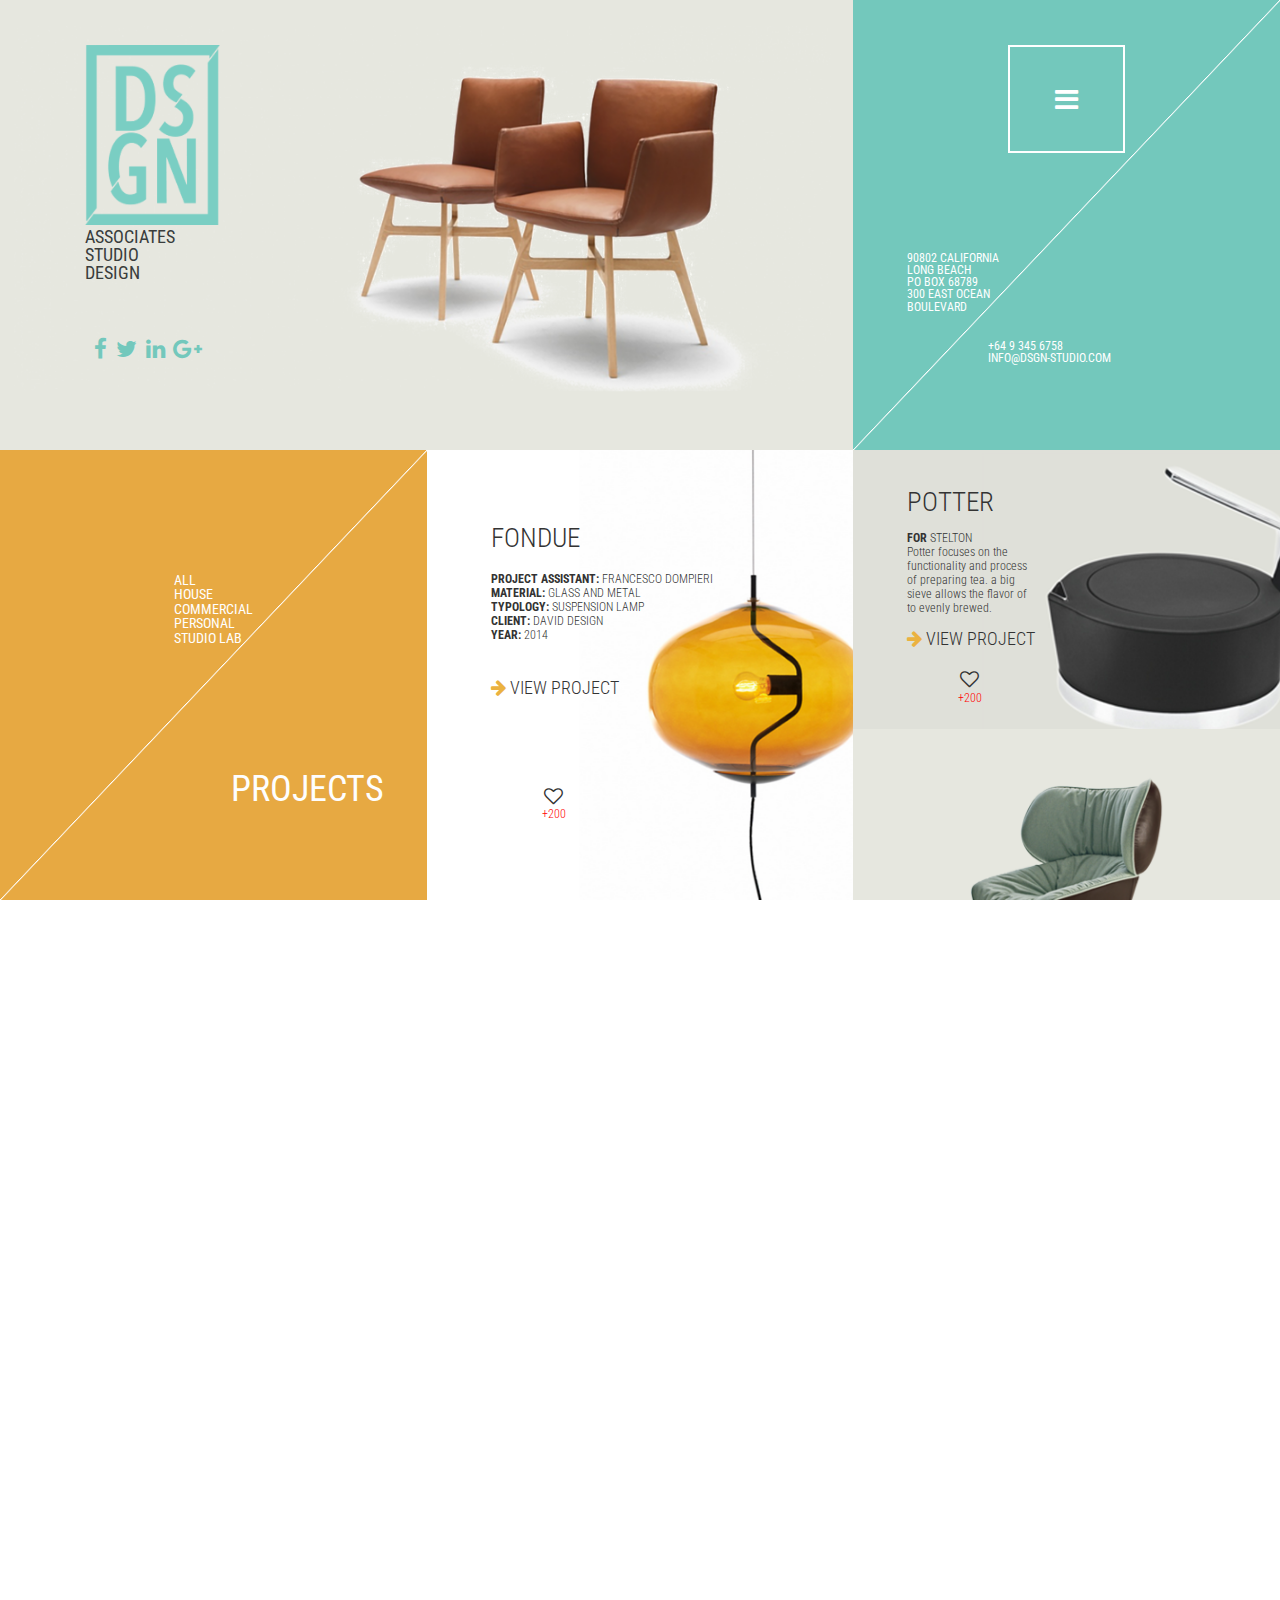
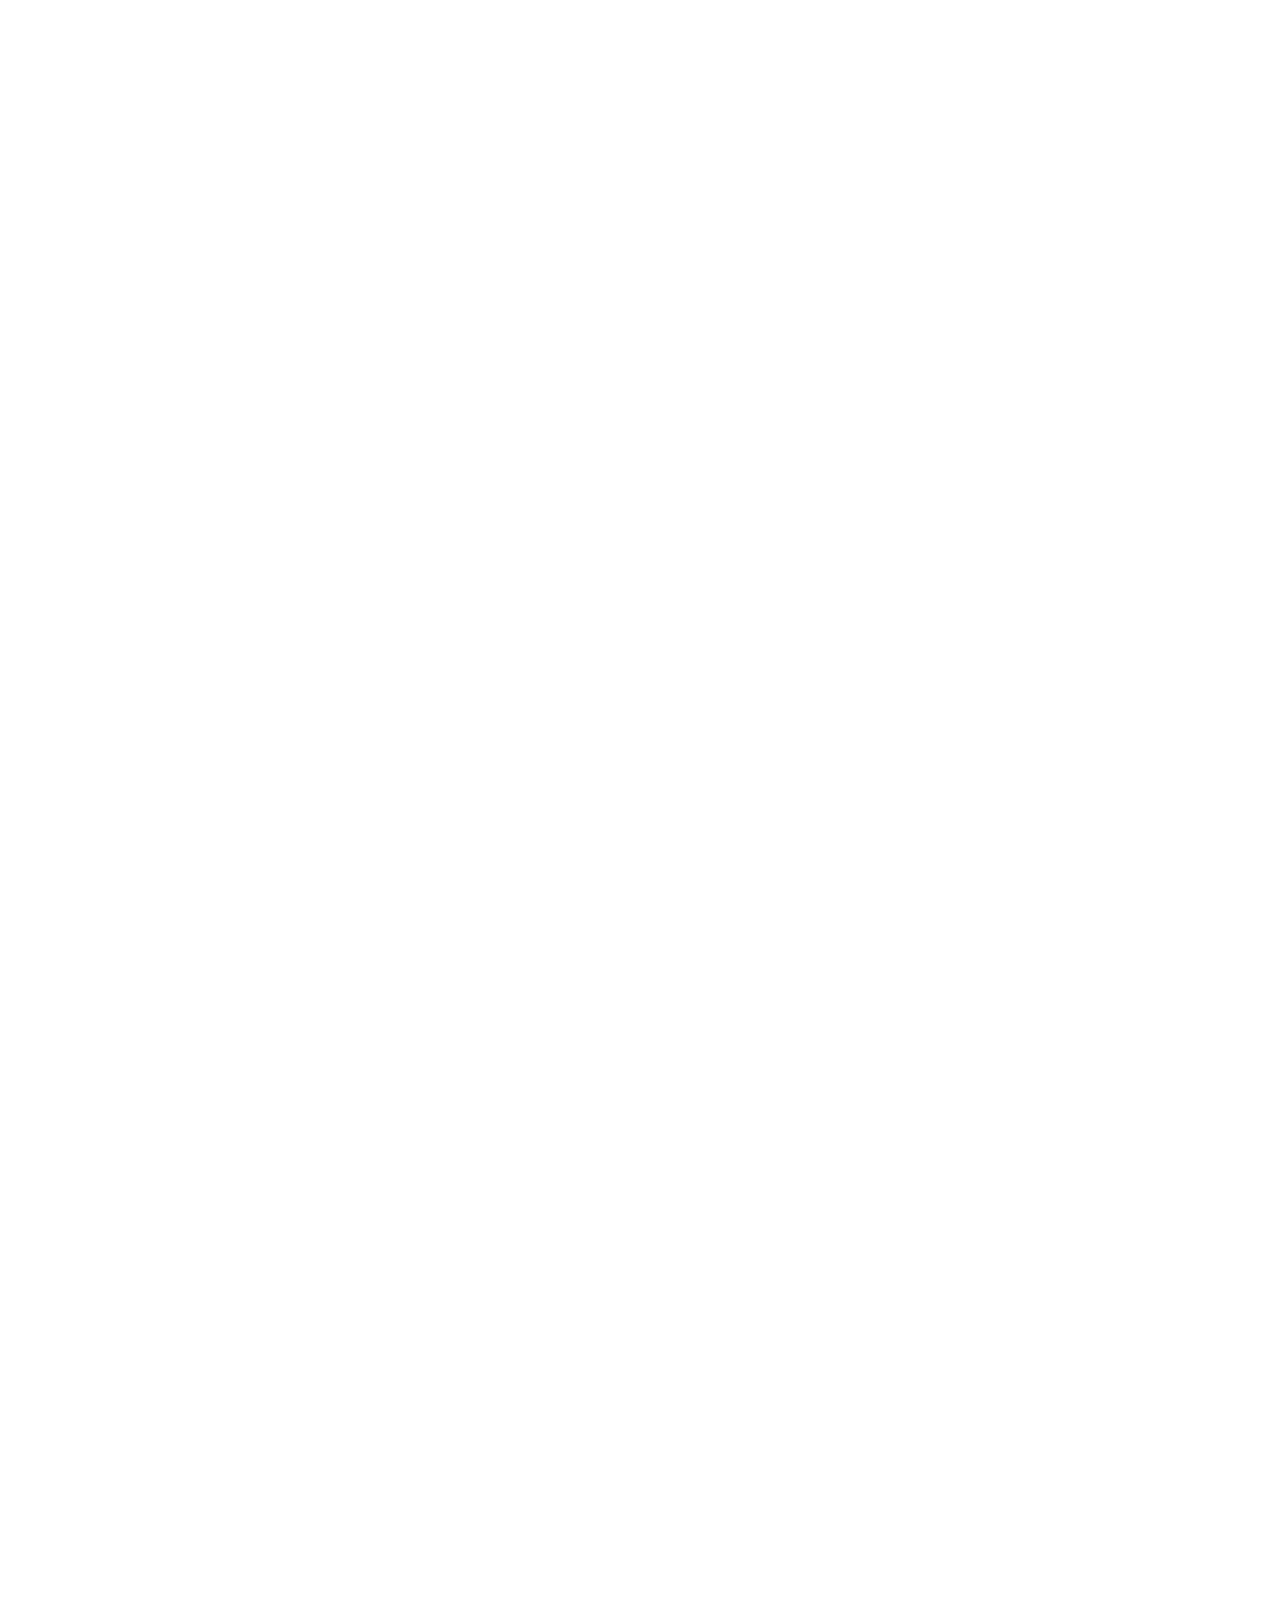
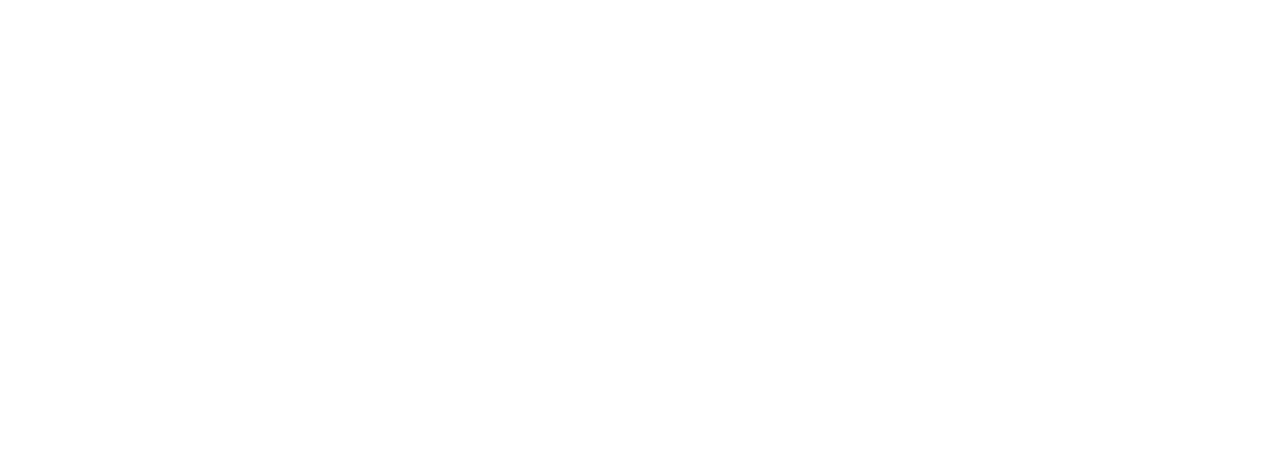
<file: Verstka/index.html>
<!doctype html>
<html lang="en">
<head>
  <meta charset="UTF-8">
  <meta name="viewport"
        content="width=device-width, user-scalable=no, initial-scale=1.0, maximum-scale=1.0, minimum-scale=1.0">
  <meta http-equiv="X-UA-Compatible" content="ie=edge">
  <title>KalaidaVadim_LektoriumJS_HW1</title>
  <link rel="stylesheet" href="css/basic.css">
  <link rel="stylesheet" href="css/header.css">
  <link rel="stylesheet" href="css/projects.css">
  <link rel="stylesheet" href="css/studio.css">
  <link rel="stylesheet" href="css/designers.css">
  <link rel="stylesheet" href="css/news.css">
  <link rel="stylesheet" href="css/footer.css">
  <link rel="stylesheet" href="https://cdnjs.cloudflare.com/ajax/libs/font-awesome/4.7.0/css/font-awesome.css">
  <link href="https://fonts.googleapis.com/css?family=Roboto+Condensed&display=swap" rel="stylesheet">
</head>
<body>

 <header class="header">
   <div class="header_container">

     <div class="header_left">
        <div class="header_left_container">
          <div class="header_logo">
            <img src="img/site_logo.png" alt="site logo" class="header_logo-img">
            <h1 class="header_logo-headline">Associates Studio Design</h1>
            <div class="header_logo_soc">
              <a href="#" class="header_logo-link"><i class="fa fa-facebook" aria-hidden="true"></i></a>
              <a href="#" class="header_logo-link"><i class="fa fa-twitter" aria-hidden="true"></i></a>
              <a href="#" class="header_logo-link"><i class="fa fa-linkedin" aria-hidden="true"></i></a>
              <a href="#" class="header_logo-link"><i class="fa fa-google-plus" aria-hidden="true"></i></a>
            </div>
          </div>
        </div>
     </div>

     <div class="header_right">
       <div class="header_right_container">
         <button class="header-navbtn">
           <i class="fa fa-bars" aria-hidden="true"></i>
         </button>
         <p class="header-address">90802 California<br>
           Long beach<br>
           PO Box 68789<br>
           300 East Ocean<br>
           Boulevard</p>
         <p class="header-contacts">
           +64 9 345 6758<br>
           info@dsgn-studio.com
         </p>
       </div>
     </div>

   </div>
 </header>

  <main>
    <div class="projects">
      <div class="projects_main projects_project">
        <div class="projects_main_container">

          <div class="projects_menu">
            <div class="projects_menu_list">
              <i class="fa fa-arrow-right projects_menu_list-arrow" id="menuArrow" aria-hidden="true"></i>
              <a href="#" class="projects_menu_list-item" onmouseover="document.getElementById('menuArrow').style.opacity = '1';"
                 onmouseout="document.getElementById('menuArrow').style.opacity = '0';">All</a>
            </div>
            <div class="projects_menu_list">
              <i class="fa fa-arrow-right projects_menu_list-arrow" id="menuArrow1" aria-hidden="true"></i>
              <a href="#" class="projects_menu_list-item" onmouseover="document.getElementById('menuArrow1').style.opacity = '1';"
                 onmouseout="document.getElementById('menuArrow1').style.opacity = '0';">House</a>
            </div>
            <div class="projects_menu_list">
              <i class="fa fa-arrow-right projects_menu_list-arrow" id="menuArrow2" aria-hidden="true"></i>
              <a href="#" class="projects_menu_list-item" onmouseover="document.getElementById('menuArrow2').style.opacity = '1';"
                 onmouseout="document.getElementById('menuArrow2').style.opacity = '0';">Commercial</a>
            </div>
            <div class="projects_menu_list">
              <i class="fa fa-arrow-right projects_menu_list-arrow" id="menuArrow3" aria-hidden="true"></i>
              <a href="#" class="projects_menu_list-item" onmouseover="document.getElementById('menuArrow3').style.opacity = '1';"
                 onmouseout="document.getElementById('menuArrow3').style.opacity = '0';">Personal</a>
            </div>
            <div class="projects_menu_list">
              <i class="fa fa-arrow-right projects_menu_list-arrow" id="menuArrow4" aria-hidden="true"></i>
              <a href="#" class="projects_menu_list-item" onmouseover="document.getElementById('menuArrow4').style.opacity = '1';"
                 onmouseout="document.getElementById('menuArrow4').style.opacity = '0';">Studio Lab</a>
            </div>
          </div>

          <h3 class="projects_main-headline">projects</h3>
        </div>
      </div>

      <div class="projects_fondue projects_project">
        <div class="projects_fondue_container">
          <h4 class="projects_fondue-headline projects-headline">Fondue</h4>
          <div class="projects_fondue_text">
            <p class="projects_fondue-about projects-text"><span>Project Assistant:</span> Francesco Dompieri</p>
            <p class="projects_fondue-about projects-text"><span>Material:</span> Glass and Metal</p>
            <p class="projects_fondue-about projects-text"><span>Typology:</span> Suspension lamp</p>
            <p class="projects_fondue-about projects-text"><span>Client:</span> David Design</p>
            <p class="projects_fondue-about projects-text"><span>Year:</span> 2014</p>
          </div>
          <a href="#" class="projects-view projects_fondue-view">
            <i class="fa fa-arrow-right" aria-hidden="true"></i>
            view project
          </a>
          <a href="#" class="projects-like projects_fondue-like">
            <i class="fa fa-heart-o" aria-hidden="true"></i>
            +200
          </a>
        </div>
      </div>

      <div class="projects_potter projects_project">
        <div class="projects_potter_container">
          <h4 class="projects_potter-headline projects-headline">Potter</h4>
          <p class="projects_potter-text projects-text">
            <span class="projects_potter-textspan1">for</span><span class="projects_potter-textspan2"> stelton</span><br>
            Potter focuses on the functionality and process of preparing tea. a big sieve allows the flavor of to evenly brewed.
          </p>
          <a href="#" class="projects-view projects_potter-view">
            <i class="fa fa-arrow-right" aria-hidden="true"></i>
            view project
          </a>
          <a href="#" class="projects-like projects_potter-like">
            <i class="fa fa-heart-o" aria-hidden="true"></i>
            +200
          </a>
        </div>
      </div>

      <div class="projects_louis projects_project">
        <div class="projects_louis_container">
          <h4 class="projects_louis-headline projects-headline">Louis XX</h4>
          <div class="projects_louis_text">
            <p class="projects_louis-about projects-text"><span>designer:</span> philippe starck </p>
            <p class="projects_louis-about projects-text"><span>Typology:</span> chairs</p>
            <p class="projects_louis-about projects-text"><span>Client:</span> vitra</p>
            <p class="projects_louis-about projects-text"><span>Year:</span> 2012</p>
          </div>
          <a href="#" class="projects-view projects_louis-view">
            <i class="fa fa-arrow-right" aria-hidden="true"></i>
            view project
          </a>
          <a href="#" class="projects-like projects_louis-like">
            <i class="fa fa-heart-o" aria-hidden="true"></i>
            +200
          </a>
        </div>
      </div>

      <div class="projects_p22 projects_project">
        <div class="projects_p22_container">
          <div class="projects_p22_about">
            <h4 class="projects_p22-headline projects-headline">395-396 P22</h4>
            <div class="projects_p22_text">
              <p class="projects_p22-p projects-text"><span>designer:</span> Patrick Norguet</p>
              <p class="projects_p22-p projects-text"><span>Typology:</span> ARMchairs</p>
              <p class="projects_p22-p projects-text"><span>Client:</span> Cassina</p>
              <p class="projects_p22-p projects-text"><span>Year:</span> 2013</p>
            </div>
          </div>
          <div class="projects_p22_act">
            <a href="#" class="projects-view projects_p22-view">
              <i class="fa fa-arrow-right" aria-hidden="true"></i>
              view project
            </a>
            <a href="#" class="projects-like projects_p22-like">
              <i class="fa fa-heart-o" aria-hidden="true"></i>
              +200
            </a>
          </div>
        </div>
      </div>

      <div class="projects_tabano projects_project">
        <div class="projects_tabano_container">
          <div class="projects_tabano_about">
            <h4 class="projects_tabano-headline projects-headline">Tabano</h4>
            <div class="projects_tabano_text">
              <p class="projects_tabano-p projects-text"><span>designer:</span> PATRICIA URQUIOLA</p>
              <p class="projects_tabano-p projects-text"><span>Typology:</span> ARMchairs</p>
              <p class="projects_tabano-p projects-text"><span>Client:</span> PATRICIA URQUIOLA</p>
              <p class="projects_tabano-p projects-text"><span>Year:</span> 2014</p>
            </div>
          </div>
          <div class="projects_tabano_act">
            <a href="#" class="projects-view projects_tabano-view">
              <i class="fa fa-arrow-right" aria-hidden="true"></i>
              view project
            </a>
            <a href="#" class="projects-like projects_tabano-like">
              <i class="fa fa-heart-o" aria-hidden="true"></i>
              +200
            </a>
          </div>
        </div>
      </div>

      <div class="projects_sesann projects_project">
        <div class="projects_sesann_container">
          <div class="projects_sesann_about">
            <h4 class="projects_sesann-headline projects-headline">Sesann</h4>
            <div class="projects_sesann_text">
              <p class="projects_sesann-p projects-text"><span>designer:</span> Gianfranco Frattini</p>
              <p class="projects_sesann-p projects-text"><span>Typology:</span> ARMchairs</p>
              <p class="projects_sesann-p projects-text"><span>Client:</span> cassina</p>
              <p class="projects_sesann-p projects-text"><span>Year:</span> 1970</p>
            </div>
          </div>
          <div class="projects_sesann_act">
            <a href="#" class="projects-view projects_sesann-view">
              <i class="fa fa-arrow-right" aria-hidden="true"></i>
              view project
            </a>
            <a href="#" class="projects-like projects_sesann-like">
              <i class="fa fa-heart-o" aria-hidden="true"></i>
              +200
            </a>
          </div>
        </div>
      </div>

      <div class="projects_alessi projects_project">
        <div class="projects_alessi_container">
          <h4 class="projects_alessi-headline projects-headline">alessi</h4>
          <div class="projects_alessi_text">
            <p class="projects_alessi-about projects-text"><span>Designer:</span> Piero Lissoni</p>
            <p class="projects_alessi-about projects-text"><span>Client:</span> Alessi</p>
            <p class="projects_alessi-about projects-text"><span>Year:</span> 2013</p>
          </div>
          <a href="#" class="projects-view projects_alessi-view">
            <i class="fa fa-arrow-right" aria-hidden="true"></i>
            view project
          </a>
          <a href="#" class="projects-like projects_alessi-like">
            <i class="fa fa-heart-o" aria-hidden="true"></i>
            +200
          </a>
        </div>
      </div>

      <div class="projects_fiji projects_project">
        <div class="projects_fiji_container">
          <h4 class="projects_fiji-headline projects-headline">fiji</h4>
          <div class="projects_fiji_text">
            <p class="projects_fiji-about projects-text"><span>Designer:</span> Cuno Frommherz</p>
            <p class="projects_fiji-about projects-text"><span>Client:</span> armchairs</p>
            <p class="projects_fiji-about projects-text"><span>Year:</span> 2012</p>
          </div>
          <a href="#" class="projects-view projects_fiji-view">
            <i class="fa fa-arrow-right" aria-hidden="true"></i>
            view project
          </a>
          <a href="#" class="projects-like projects_fiji-like">
            <i class="fa fa-heart-o" aria-hidden="true"></i>
            +200
          </a>
        </div>
      </div>

      <div class="projects_timeline projects_project">
        <div class="projects_timeline_container">
          <div class="projects_timeline-headline">Timeline</div>
          <div class="projects_timeline_list">
            <i class="fa fa-arrow-right projects_timeline_list-arrow" id="timelineArrow" aria-hidden="true"></i>
            <a href="#" class="projects_timeline_list-item" onmouseover="document.getElementById('timelineArrow').style.opacity = '1';"
               onmouseout="document.getElementById('timelineArrow').style.opacity = '0';">2014</a>
          </div>
          <div class="projects_timeline_list">
            <i class="fa fa-arrow-right projects_timeline_list-arrow" id="timelineArrow1" aria-hidden="true"></i>
            <a href="#" class="projects_timeline_list-item" onmouseover="document.getElementById('timelineArrow1').style.opacity = '1';"
               onmouseout="document.getElementById('timelineArrow1').style.opacity = '0';">2013</a>
          </div>
          <div class="projects_timeline_list">
            <i class="fa fa-arrow-right projects_timeline_list-arrow" id="timelineArrow2" aria-hidden="true"></i>
            <a href="#" class="projects_timeline_list-item" onmouseover="document.getElementById('timelineArrow2').style.opacity = '1';"
               onmouseout="document.getElementById('timelineArrow2').style.opacity = '0';">2012</a>
          </div>
          <div class="projects_timeline_list">
            <i class="fa fa-arrow-right projects_timeline_list-arrow" id="timelineArrow3" aria-hidden="true"></i>
            <a href="#" class="projects_timeline_list-item" onmouseover="document.getElementById('timelineArrow3').style.opacity = '1';"
               onmouseout="document.getElementById('timelineArrow3').style.opacity = '0';">2011</a>
          </div>
          <div class="projects_timeline_list">
            <i class="fa fa-arrow-right projects_timeline_list-arrow" id="timelineArrow4" aria-hidden="true"></i>
            <a href="#" class="projects_timeline_list-item" onmouseover="document.getElementById('timelineArrow4').style.opacity = '1';"
               onmouseout="document.getElementById('timelineArrow4').style.opacity = '0';">2010</a>
          </div>
        </div>
      </div>

    </div>

    <div class="studio">
      <div class="studio_top">

        <div class="studio_top_main">
          <div class="studio_top_main_container">
            <h3 class="studio_top_main-headline">Studio</h3>
          </div>
        </div>

        <div class="studio_right">
          <div class="studio_right_container">

            <div class="studio_right_quotes">
              <div class="studio_right_quotes_block1">
                <p class="studio_right_quotes-text1">
                  Lorem ipsum dolor sit amet, consectetur adipiscing elit. Phasellus sollicitudin eros sit amet nulla rhoncus dictum.
                </p>
                <p class="studio_right_quotes-text1">
                  Nam rhoncus fringilla dolor vitae vulputate. Nullam quis eros lorem. Integer cursus erat a orci congue feugiat. Cras rhoncus mollis libero, id aliquet purus varius sed.
                </p>
              </div>
              <div class="studio_right_quotes_block2">
                <p class="studio_right_quotes-text2">
                  Aenean ullamcorper porta nisl, ac lobortis elit commodo placerat.
                </p>
                <p class="studio_right_quotes-text2">
                  Vivamus eget laoreet enim. Sed nunc dui, egestas vel diam convallis, faucibus iaculis sapien. Sed ut vulputate nisi.
                </p>
                <p class="studio_right_quotes-text2">
                  Proin tempor risus tellus. Maecenas sit amet fringilla urna, vel iaculis velit. Sed ac felis et sem mollis dictum sed id orci.
                </p>
              </div>
            </div>

            <div class="studio_right_awards">
              <img src="img/studio-img.png" alt="Image" class="studio_right_awards-img">
              <h3 class="studio_right_awards-headline">Awards</h3>
              <hr class="studio_right_awards-hr">
              <div class="studio_right_awards_list">
                <div class="studio_right_awards_list_column">
                  <p class="studio_right_awards_list-item">Aenean ullamcorper porta nisl,</p>
                  <p class="studio_right_awards_list-item">ac lobortis elit</p>
                  <p class="studio_right_awards_list-item">commodo placerat.</p>
                  <p class="studio_right_awards_list-item">Vivamus</p>
                </div>
                <div class="studio_right_awards_list_column">
                  <p class="studio_right_awards_list-item">Aenean ullamcorper porta nisl,</p>
                  <p class="studio_right_awards_list-item">ac lobortis elit</p>
                  <p class="studio_right_awards_list-item">commodo placerat.</p>
                  <p class="studio_right_awards_list-item">Vivamus</p>
                </div>
              </div>
            </div>
          </div>
        </div>

      </div>
    </div>

    <div class="designers">
      <div class="designers_container">
        <div class="designers_textcolumn">
          <h4 class="designers_textcolumn-headline">staff.</h4>
          <p class="designers_textcolumn-p designers_textcolumn-p1">
            Sit amet laoreet sapien dictum. Sed eget eros augue. Pellentesque tempor mi sit amet nisi tincidunt tincidunt. Fusce malesuada lectus sed mauris pharetra faucibus.
          </p>
          <p class="designers_textcolumn-p designers_textcolumn-p2">
            Aenean diam tortor, hendrerit ac pulvinar vel, condimentum ac velit. Phasellus eu odio elit. Aenean volutpat mi quam, ut ornare augue tempus ut.
          </p>
          <p class="designers_textcolumn-p designers_textcolumn-p3">
            Morbi sagittis diam mauris, in adipiscing nulla convallis ut.
          </p>
        </div>
        <div class="designers_actor">
          <img src="img/actor1.png" alt="Philippe Starck" class="designers_actor-photo">
          <p class="designers_actor-name">Philippe Starck</p>
          <p class="designers_actor-post">Designer</p>
          <div class="designers_actor_acts">
            <div class="designers_actor_acts_left">
              <a href="#" class="designers_actor_acts-link">CV <i class="fa fa-arrow-left" aria-hidden="true"></i></a>
            </div>
            <div class="designers_actor_acts_right">
              <div class="designers_actor_acts_soc">
                <a href="#" class="designers_actor_acts-linksoc"><i class="fa fa-facebook" aria-hidden="true"></i></a>
                <a href="#" class="designers_actor_acts-linksoc"><i class="fa fa-twitter" aria-hidden="true"></i></a>
                <a href="#" class="designers_actor_acts-linksoc"><i class="fa fa-linkedin" aria-hidden="true"></i></a>
                <a href="#" class="designers_actor_acts-linksoc"><i class="fa fa-google-plus" aria-hidden="true"></i></a>
              </div>
            </div>
          </div>
        </div>
        <div class="designers_actor">
          <img src="img/actor2.png" alt="Mario Bellini" class="designers_actor-photo">
          <p class="designers_actor-name">Mario Bellini</p>
          <p class="designers_actor-post">Designer</p>
          <div class="designers_actor_acts">
            <div class="designers_actor_acts_left">
              <a href="#" class="designers_actor_acts-link">CV <i class="fa fa-arrow-left" aria-hidden="true"></i></a>
            </div>
            <div class="designers_actor_acts_right">
              <div class="designers_actor_acts_soc">
                <a href="#" class="designers_actor_acts-linksoc"><i class="fa fa-facebook" aria-hidden="true"></i></a>
                <a href="#" class="designers_actor_acts-linksoc"><i class="fa fa-twitter" aria-hidden="true"></i></a>
                <a href="#" class="designers_actor_acts-linksoc"><i class="fa fa-linkedin" aria-hidden="true"></i></a>
                <a href="#" class="designers_actor_acts-linksoc"><i class="fa fa-google-plus" aria-hidden="true"></i></a>
              </div>
            </div>
          </div>
        </div>
        <div class="designers_actor">
          <img src="img/actor3.png" alt="Patricia Urquiola" class="designers_actor-photo">
          <p class="designers_actor-name">Patricia Urquiola</p>
          <p class="designers_actor-post">Designer</p>
          <div class="designers_actor_acts">
            <div class="designers_actor_acts_left">
              <a href="#" class="designers_actor_acts-link">CV <i class="fa fa-arrow-left" aria-hidden="true"></i></a>
            </div>
            <div class="designers_actor_acts_right">
              <div class="designers_actor_acts_soc">
                <a href="#" class="designers_actor_acts-linksoc"><i class="fa fa-facebook" aria-hidden="true"></i></a>
                <a href="#" class="designers_actor_acts-linksoc"><i class="fa fa-twitter" aria-hidden="true"></i></a>
                <a href="#" class="designers_actor_acts-linksoc"><i class="fa fa-linkedin" aria-hidden="true"></i></a>
                <a href="#" class="designers_actor_acts-linksoc"><i class="fa fa-google-plus" aria-hidden="true"></i></a>
              </div>
            </div>
          </div>
        </div>
      </div>
    </div>

    <div class="news">
      <div class="news_container">
        <div class="news_main">
          <div class="news_main_container">
            <h3 class="news_main-headline">News</h3>
          </div>
        </div>
        <div class="news_posts">
          <div class="news_posts_container">
            <div class="news_post">
              <h4 class="news_post-title">Mauris et dui sed justo placerat tristique.</h4>
              <p class="news_post-date">11.07.2014</p>
              <img src="img/post-img1.png" alt="Post Image" class="news_post-photo">
              <p class="news_post-text">Praesent non mauris nec orci scelerisque faucibus. Nulla ac varius est. Aenean auctor nisl elit, nec sollicitudin
                lectus iaculis sed. Maecenas aliquam ligula vitae pharetra scelerisque.
              </p>
              <div class="news_post_bottom">
                <a href="#" class="news_post-btn">read more</a>
              </div>
            </div>
            <div class="news_post">
              <h4 class="news_post-title">Proin vehicula nibh massa</h4>
              <p class="news_post-date">11.06.2014</p>
              <img src="img/post-img2.png" alt="Post Image" class="news_post-photo">
              <p class="news_post-text">Praesent non mauris nec orci scelerisque faucibus. Nulla ac varius est. Aenean auctor nisl elit, nec sollicitudin
                lectus iaculis sed. Maecenas aliquam ligula vitae pharetra scelerisque.
              </p>
              <div class="news_post_bottom">
                <a href="#" class="news_post-btn">read more</a>
              </div>
            </div>
          </div>
        </div>
      </div>
    </div>
  </main>

 <footer class="footer">
   <div class="footer_container">
      <div class="footer_left">
        <iframe src="https://www.google.com/maps/embed?pb=!1m18!1m12!1m3!1d423286.27405770525!2d-118.69192047471653!3d34.02016130653294!2m3!1f0!2f0!3f0!3m2!1i1024!2i768!4f13.1!3m3!1m2!1s0x80c2c75ddc27da13%3A0xe22fdf6f254608f4!2sLos%20Angeles%2C%20CA%2C%20USA!5e0!3m2!1sen!2sua!4v1570554079330!5m2!1sen!2sua" frameborder="0" style="border:0;" allowfullscreen="" class="footer-map"></iframe>
      </div>
     <div class="footer_right">
        <div class="footer_right_container">
          <div class="footer_right_top">
            <div class="footer_address">
              <p class="footer_address-text">90802 California<br>
                Long beach<br>
                PO Box 68789<br>
                300 East Ocean<br>
                Boulevard</p>
              <p class="footer_address-text2">
                +64 9 345 6758<br>
                info@dsgn-studio.com
              </p>
            </div>
            <div class="footer_logo">
              <img src="img/site_logo.png" alt="site logo" class="header_logo-img footer_logo-img">
              <h1 class="header_logo-headline footer_logo-headline">Associates Studio Design</h1>
              <div class="header_logo_soc">
                <a href="#" class="header_logo-link"><i class="fa fa-facebook" aria-hidden="true"></i></a>
                <a href="#" class="header_logo-link"><i class="fa fa-twitter" aria-hidden="true"></i></a>
                <a href="#" class="header_logo-link"><i class="fa fa-linkedin" aria-hidden="true"></i></a>
                <a href="#" class="header_logo-link"><i class="fa fa-google-plus" aria-hidden="true"></i></a>
              </div>
            </div>
          </div>
          <p class="footer-copyright">&#169 2014  DSGN. All rights reserved - Designed by theuncreativelab.com</p>
        </div>
     </div>
   </div>
 </footer>

</body>
</html>
</file>
<file: Verstka/css/basic.css>
html,
body {
  height: 100%;
  overflow-x: hidden;
}

body {
  margin: 0;
  padding: 0;
  scroll-behavior: smooth;
}

* {
  box-sizing: border-box;
  font-family: 'Roboto Condensed', 'sans-serif';
}

a {
  text-decoration: none;
}
</file>
<file: Verstka/css/header.css>
.header {
  width: 100%;
  min-height: 50vh;
}

.header_container {
  width: 100%;
  min-height: 50vh;
  margin: 0 auto;
  display: flex;
}

.header_left {
  width: calc((100% / 3) * 2);
  min-height: 100%;
  background: url('../img/chair-bg(edit3).png');
  background-repeat: no-repeat;
  background-size: cover;
  background-position: center;
}

.header_left_container {
  width: 70%;
  min-height: 100%;
  margin: 0 auto;
  display: flex;
}

.header_logo {
  display: flex;
  flex-direction: column;
  align-items: flex-start;
}

.header_logo-img {
  width: 15vh;
  height: 20vh;
  margin-top: 5vh;
  margin-bottom: .3vh;
}

.header_logo-headline {
  max-width: 50%;
  font-weight: 400;
  color: #393d3c;
  text-transform: uppercase;
  font-size: 2vh;
  line-height: 2vh;
  margin-top: 0;
  margin-bottom: 6vh;
}

.header_logo_soc {
  width: 12vh;
  display: flex;
  justify-content: space-between;
  margin-left: 1vh;
}

.header_logo-link {
  color: #73C8BC;
  font-size: 2.5vh;
  margin-top: 0;
}

.header-img {
  width: 70vh;
  height: 50vh;
}

.header_right {
  width: calc(100% / 3);
  min-height: 100%;
  background: rgb(115,200,188);
  background: linear-gradient(to top left, rgba(115,200,188,1) 49.8%, rgba(255,255,255,1) 50%, rgba(115,200,188,1) 50.1%);
}

.header_right_container {
  width: 75%;
  min-height: 100%;
  margin: 0 auto;
  display: flex;
  flex-direction: column;
}

.header-navbtn {
  width: 13vh;
  height: 12vh;
  background: transparent;
  border: 2px solid #ffffff;
  display: flex;
  justify-content: center;
  align-items: center;
  cursor: pointer;
  color: #ffffff;
  font-size: 3vh;
  align-self: center;
  transition: .2s;
  margin-top: 5vh;
  margin-bottom: 11vh;
}

.header-navbtn:hover {
  background: rgb(110, 195, 183);
}

.header-navbtn:active {
  background: rgb(114, 199, 187);
}

.header-address {
  color: #ffffff;
  font-weight: 400;
  line-height: 1.35vh;
  font-size: 1.35vh;
  text-transform: uppercase;
  margin-top: 0;
  margin-bottom: 3vh;
}

.header-contacts {
  color: #ffffff;
  font-weight: 400;
  line-height: 1.35vh;
  font-size: 1.35vh;
  text-transform: uppercase;
  margin-top: 0;
  margin-left: 9vh;
}

@media (min-width: 600px) and (max-width: 1299px) {
  .header_left {
    background: url('../img/chair-bg(1299px).png');
    background-repeat: no-repeat;
    background-size: cover;
    background-position: center;
  }
  .header_left_container {
    width: 80%;
  }
}

@media (min-width: 451px) and (max-width: 599px) {
  .header_left {
    background: url('../img/chair-bg(599px).png');
    background-repeat: no-repeat;
    background-size: cover;
    background-position: center;
  }
  .header_left_container {
    width: 80%;
  }
}

@media (min-width: 320px) and (max-width: 450px) {
  .header_left {
    width: 50%;
    background: #E7E7DF;
  }
  .header_left_container {
    width: 70%;
  }
  .header_right {
    width: 50%;
  }
  .header-contacts {
    font-size: 1.8vh;
    line-height: 2vh;
  }
  .header-address {
    font-size: 1.8vh;
    line-height: 2vh;
  }
}
</file>
<file: Verstka/css/projects.css>
.projects {
  display: flex;
  flex-wrap: wrap;
  position: relative;
}

.projects_main {
  width: calc(100% / 3);
  min-height: 50vh;
  background: rgb(115,200,188);
  background: linear-gradient(to top left, rgba(231,169,66,1) 49.8%, rgba(255,255,255,1) 50%, rgba(231,169,66,1) 50.1%);
}

.projects_main_container {
  width: 80%;
  min-height: 50vh;
  margin: 0 auto;
  display: flex;
  flex-direction: column;
}

.projects_menu {
  display: flex;
  flex-direction: column;
  margin: auto;
}

.projects_menu_list {
  display: flex;
  position: relative;
  margin-bottom: 0;
  margin-top: 0;
}

.projects_menu_list-arrow {
  position: absolute;
  left: -20px;
  bottom: 0;
  opacity: 0;
  color: #ffffff;
  transition: .2s;
}

.projects_menu_list-item {
  color: #fff;
  font-weight: 400;
  line-height: 1.60vh;
  font-size: 1.5vh;
  text-transform: uppercase;
  margin-bottom: 0;
  margin-top: 0;
  z-index: 999999;
  transition: .2s;
}

.projects_menu_list-item:hover {
  color: #000;
}

.projects_main-headline {
  color: #fefefe;
  text-transform: uppercase;
  font-size: 4vh;
  align-self: flex-end;
  justify-self: center;
  margin-top: 0;
  margin-bottom: 10vh;
  font-weight: 400;
}

.projects_fondue {
  width: calc(100% / 3);
  min-height: 50vh;
  background: url('../img/fondue-bg.png');
  background-repeat: no-repeat;
  background-position: center;
  background-size: cover;
}

.projects_fondue_container {
  width: 70%;
  min-height: 50vh;
  margin: 0 auto;
  display: flex;
  flex-direction: column;
}

.projects-headline {
  color: #333333;
  font-weight: 300;
  text-transform: uppercase;
  font-size: 3vh;
}

.projects_fondue-headline {
  margin-top: 8vh;
  margin-bottom: 2vh;
}

.projects_fondue_text {
  margin-bottom: 3.85vh;
}

.projects-text {
  color: #333333;
  font-size: 1.3vh;
  font-weight: 300;
}

.projects_fondue-about {
  text-transform: uppercase;
  margin-bottom: 0;
  margin-top: 0;
}

.projects_fondue-about span {
  font-weight: bold;
}

.projects-view {
  text-transform: uppercase;
  font-weight: 300;
  color: #333333;
  font-size: 2vh;
  width: 14.5vh;
}

.projects-view i {
  color: #ebb240;
}

.projects_fondue-view {
  margin-top: 0;
  margin-bottom: 10vh;
}

.projects-like {
  display: flex;
  flex-direction: column;
  color: #ff0000;
  font-weight: 300;
  font-size: 1.3vh;
  transition: .2s;
  width: 1vh;
  align-items: center;
}

.projects-like i {
  font-size: 2.1vh;
  color: #333333;
  transition: .2s;
  padding-bottom: 0.1vh;
}

.projects-like i:hover {
  color: #ff0000;
}

.projects_fondue-like {
  margin-top: 0;
  margin-left: 6.5vh;
}

.projects_potter {
  width: calc(100% / 3);
  height: 33vh;
  background: url('../img/potter-bg.png');
  background-repeat: no-repeat;
  background-position: center;
  background-size: cover;
}

.projects_potter_container {
  width: 75%;
  height: 100%;
  margin: 0 auto;
  display: flex;
  flex-direction: column;
}

.projects_potter-headline {
  margin-bottom: 1.5vh;
}

.projects_potter-text {
  color: #333333;
  font-size: 1.35vh;
  font-weight: 300;
  margin-top: 0;
  max-width: 40%;
}

.projects_potter-textspan1 {
  text-transform: uppercase;
  font-weight: bold;
}

.projects_potter-textspan2 {
  text-transform: uppercase;
}

.projects_potter-view {
  margin-top: 0;
  margin-bottom: 2.5vh;
}

.projects_potter-like {
  margin-top: 0;
  margin-left: 6.5vh;
}

.projects_louis {
  width: calc(100% / 4.5);
  min-height: 50vh;
  background: url('../img/louis-bg(edit3).png');
  background-size: cover;
  background-position: center;
  background-repeat: no-repeat;
}

.projects_louis_container {
  width: 80%;
  min-height: 100%;
  margin: 0 auto;
  display: flex;
  flex-direction: column;
}

.projects_louis-headline {
  color: #fff;
  margin-bottom: 2vh;
}

.projects_louis_text {
  margin-top: 0;
  margin-bottom: 4vh;
}

.projects_louis-about {
  text-transform: uppercase;
  color: #fff;
  margin-bottom: 0;
  margin-top: 0;
}

.projects_louis-view {
  color: #fff;
  margin-top: 0;
  margin-bottom: 2.5vh;
}

.projects_louis-like {
  margin-top: 0;
  margin-left: 8vh;
}

.projects_louis-like i {
  color: #fff;
}

.projects_louis-about span {
  font-weight: bold;
}

.projects_p22 {
  width: calc((100% / 4.5) * 2);
  min-height: 50vh;
  background: url('../img/p22-bg(edit).png');
  background-size: cover;
  background-position: center;
  background-repeat: no-repeat;
}

.projects_p22_container {
  width: 80%;
  min-height: 100%;
  margin: 0 auto;
  display: flex;
  justify-content: center;
}

.projects_p22_about {
  width: 50%;
  display: flex;
  flex-direction: column;
  align-items: center;
  text-align: left;
}

.projects_p22-headline {
  margin-top: 6vh;
  margin-bottom: 2vh;
  text-align: left;
}

.projects_p22_text {
  margin-top: 0;
}

.projects_p22-p {
  margin-top: 0;
  margin-bottom: 0;
  text-transform: uppercase
}

.projects_p22-p span {
  font-weight: bold;
}

.projects_p22_act {
  display: flex;
  flex-direction: column;
  align-items: center;
  margin-top: 6.5vh;
}

.projects_p22-view {
  margin-bottom: 3vh;
}

.projects_tabano {
  width: calc((100% / 4.5) * 1.5);
  height: 45vh;
  background: url('../img/tabano-bg(edit).png');
  background-size: cover;
  background-position: center;
  background-repeat: no-repeat;
  margin-top: -19vh;
}

.projects_tabano_container {
  width: 80%;
  height: 100%;
  margin: 0 auto;
  display: flex;
  align-items: flex-end;
}

.projects_tabano_about {
  display: flex;
  flex-direction: column;
}

.projects_tabano-headline {
  margin-top: 0;
  margin-bottom: 1vh;
  text-align: left;
}

.projects_tabano_text {
  margin-top: 0;
  margin-bottom: 4.5vh;
}

.projects_tabano-p {
  margin-top: 0;
  margin-bottom: 0;
  text-transform: uppercase
}

.projects_tabano-p span {
  font-weight: bold;
}

.projects_tabano_act {
  display: flex;
  text-align: center;
  justify-content: flex-end;
  width: 60%;
}

.projects_tabano-view {
  margin-bottom: 9vh;
  margin-right: 2vh;
}

.projects_tabano-like {
  margin-bottom: 7.4vh;
}

.projects_sesann {
  width: calc((100% / 4.5) * 2);
  height: 35vh;
  background: url('../img/sesann-bg(edit).png');
  background-repeat: no-repeat;
  background-position: center;
  background-size: cover;
}

.projects_sesann_container {
  width: 75%;
  height: 100%;
  margin: 0 auto;
  display: flex;
  align-items: flex-end;
}

.projects_sesann_about {
  display: flex;
  flex-direction: column;
}

.projects_sesann-headline {
  margin-bottom: 1vh;
  text-align: left;
}

.projects_sesann_text {
  margin-top: 0;
  margin-bottom: 1.5vh;
}

.projects_sesann-p {
  margin-top: 0;
  margin-bottom: 0;
  text-transform: uppercase
}

.projects_sesann-p span {
  font-weight: bold;
}

.projects_sesann_act {
  width: 70%;
  display: flex;
  margin-bottom: 4.7vh;
  justify-content: flex-end;
  justify-self: flex-end;
}

.projects_sesann-view {
  margin-right: 2vh;
}

.projects_alessi {
  width: calc(100% / 4.5);
  min-height: 35vh;
  background: url('../img/alessi-bg(edit).png');
  background-repeat: no-repeat;
  background-position: center;
  background-size: cover;
}

.projects_alessi_container {
  width: 90%;
  min-height: 35vh;
  margin: 0 auto;
  display: flex;
  flex-direction: column;
  align-items: flex-end;
}

.projects_alessi-headline {
  margin-top: 5vh;
  margin-bottom: 2vh;
  margin-right: 5vh;
}

.projects_alessi_text {
  margin-bottom: 3.85vh;
}

.projects_alessi-about {
  text-transform: uppercase;
  margin-bottom: 0;
  margin-top: 0;
}

.projects_alessi-about span {
  font-weight: bold;
}

.projects_alessi-view {
  margin-top: 0;
  margin-bottom: 2vh;
  margin-right: 5vh;
}

.projects_alessi-like {
  margin-top: 0;
  margin-right: 11vh;
}

.projects_fiji {
  width: calc((100% / 4.5) * 1.5);
  height: 24vh;
  background: url('../img/fiji-bg(edit).png');
  background-repeat: no-repeat;
  background-position: center;
  background-size: cover;
  margin-top: -24vh;
}

.projects_fiji_container {
  width: 90%;
  height: 25vh;
  margin: 0 auto;
  display: flex;
  flex-direction: column;
  align-items: flex-end;
}

.projects_fiji-headline {
  margin-top: 3vh;
  margin-bottom: 1vh;
  margin-right: 12vh;
}

.projects_fiji_text {
  margin-bottom: 1.85vh;
}

.projects_fiji-about {
  text-transform: uppercase;
  margin-bottom: 0;
  margin-top: 0;
}

.projects_fiji-about span {
  font-weight: bold;
}

.projects_fiji-view {
  margin-top: 0;
  margin-bottom: 1vh;
  margin-right: 6vh;
}

.projects_fiji-like {
  margin-top: 0;
  margin-right: 12vh;
}

.projects_timeline {
  width: calc(100% / 3);
  height: 35vh;
  background: rgb(235,178,64);
  background: linear-gradient(to top left, rgba(235,178,64,1) 49.8%, rgba(255,255,255,1) 50%, rgba(235,178,64,1) 50.1%);
  position: absolute;
  right: 0;
  bottom: 0;
}

.projects_timeline_container {
  width: 75%;
  height: 35vh;
  margin: 0 auto;
  display: flex;
  flex-direction: column;
}

.projects_timeline-headline {
  color: #333333;
  text-transform: uppercase;
  font-size: 1.6vh;
  font-weight: bold;
  margin-top: 5vh;
  margin-bottom: 1vh;
}

.projects_timeline_list {
  display: flex;
  position: relative;
  margin-bottom: 0;
  margin-top: 0;
}

.projects_timeline_list-arrow {
  position: absolute;
  left: -20px;
  bottom: 0;
  opacity: 0;
  color: #ffffff;
  transition: .2s;
}

.projects_timeline_list-item {
  color: #fff;
  font-weight: 400;
  line-height: 1.60vh;
  font-size: 1.5vh;
  text-transform: uppercase;
  margin-bottom: 0;
  margin-top: 0;
  z-index: 999999;
  transition: .2s;
}

.projects_timeline_list-item:hover {
  color: #000;
}

@media(min-width: 340px) and (max-width: 450px) {
  .projects_main-headline {
    font-size: 3vh;
  }
}

@media(min-width: 320px) and (max-width: 339px) {
  .projects_main-headline {
    font-size: 2.8vh;
  }
}

@media(min-width: 530px) and (max-width: 930px) {
  .projects_main {
    width: calc(100% / 2);
  }
  .projects_project {
    width: calc(100% / 2);
  }
  .projects_p22 {
    margin-top: -17vh;
    height: 50vh;
  }
  .projects_tabano {
    margin-top: 0;
  }
  .projects_sesann {
    background: url('../img/sesann-bg(edit2).png');
    background-repeat: no-repeat;
    background-position: center;
    background-size: cover;
    margin-top: -12.5vh;
    height: 50vh;
  }
  .projects_sesann_text {
    margin-bottom: 5vh;
  }

  .projects_sesann_act {
    margin-bottom: 8.7vh;
  }
  .projects_fiji {
    margin-top: 0;
    height: 35vh;
  }
  .projects_fiji-headline {
    margin-top: 6vh;
  }
  .projects_fiji_text {
    margin-bottom: 4vh;
  }
  .projects_fiji-view {
    margin-bottom: 2vh;
  }
  .projects_fiji-like {
    margin-right: 12.5vh;
  }
  .projects_timeline {
    bottom: 0vh;
  }
}

@media(min-width: 320px) and (max-width: 529px) {
  .projects {
    flex-direction: column;
    align-items: center;
  }
  .projects_main {
    width: 100%;
  }
  .projects_menu_list-item {
    font-size: 2.5vh;
    line-height: 2.5vh;
  }
  .projects_project {
    width: 100%;
    min-height: 50vh;
  }
  .projects_main-headline {
    font-size: 5vh;
  }
  .projects-headline {
    font-size: 3.5vh;
  }
  .projects-text {
    font-size: 1.8vh;
  }
  .projects_potter-text {
    margin-bottom: 3.85vh;
  }
  .projects-view {
    margin-bottom: 7.5vh;
  }
  .projects-like {
    font-size: 1.8vh;
  }
  .projects_p22 {
    background: url('../img/p22-bg(edit2).png');
    background-size: cover;
    background-position: center;
    background-repeat: no-repeat;
  }
  .projects_p22-p {
    margin-left: 2vh;
  }
  .projects_tabano {
    margin-top: 0;
  }
  .projects_fiji {
    margin-top: 0;
    background: url('../img/fiji-bg(edit2).png');
    background-repeat: no-repeat;
    background-position: center;
    background-size: cover;
  }
  .projects_timeline-headline {
    font-size: 2.2vh;
  }
  .projects_timeline_list-item {
    font-size: 2.1vh;
    line-height: 2.5vh;
  }
}
</file>
<file: Verstka/css/studio.css>
.studio {
  width: 100%;
  min-height: 50vh;
  background: #E6E7DF;
}

.studio_top {
  width: 100%;
  min-height: 50vh;
  display: flex;
}

.studio_top_main {
  width: calc(100% / 3);
  min-height: 50vh;
  background: rgb(253,145,103);
  background: linear-gradient(to top left, rgba(253,145,103,1) 49.8%, rgba(255,255,255,1) 50%, rgba(253,145,103,1) 50.1%);
}

.studio_top_main_container {
  width: 70%;
  min-height: 50vh;
  margin: 0 auto;
  display: flex;
  align-items: center;
  justify-content: flex-end;
}

.studio_top_main-headline {
  color: #fefefe;
  text-transform: uppercase;
  font-weight: 400;
  font-size: 4vh;
  margin-top: 15vh;
}

.studio_right {
  width: calc((100% / 3) * 2);
  min-height: 50vh;
}

.studio_right_container {
  width: 85%;
  min-height: 50vh;
  margin: 0 auto;
  display: flex;
}

.studio_right_quotes {
  width: 40%;
  display: flex;
  flex-direction: column;
  justify-content: center;
}

.studio_right_quotes-text1 {
  max-width: 75%;
  color: #333333;
  font-style: italic;
  font-weight: bold;
  font-size: 1.8vh;
  line-height: 2vh;

}

.studio_right_quotes-text2 {
  max-width: 75%;
  color: #333333;
  font-weight: 300;
  font-size: 1.8vh;
  line-height: 2vh;
}

.studio_right_awards {
  display: flex;
  flex-direction: column;
  align-items: flex-start;
  justify-content: center;
}

.studio_right_awards-img {
  width: 40vh;
  margin-bottom: 3vh;
}

.studio_right_awards-headline {
  font-size: 1.6vh;
  color: #333333;
  font-weight: 700;
  text-transform: uppercase;
  margin-top: 0;
  margin-bottom: .5vh;
}

.studio_right_awards-hr {
  width: 100%;
  height: 1px;
  border: none;
  background: #000000;
  opacity: .18;
  margin-top: 0;
}

.studio_right_awards_list {
  display: flex;
  width: 100%;
}

.studio_right_awards_list_column {
  width: 50%;
  display: flex;
  flex-direction: column;
}

.studio_right_awards_list-item {
  max-width: 90%;
  color: #333333;
  font-size: 1.4vh;
  text-transform: uppercase;
  margin-top: 0;
  margin-bottom: 0;
}

@media(min-width: 530px) and (max-width: 930px) {
  .studio_top_main {
    width: calc(100% / 2);
  }
  .studio_right {
    width: 50%;
  }
  .studio_right_container {
    width: 80%;
    flex-direction: column;
    align-items: center;
    margin-bottom: 5vh;
    margin-top: 5vh;
  }
  .studio_right_quotes {
    width: 100%;
    display: flex;
    flex-direction: column;
    align-items: center;
    text-align: center;
    margin-bottom: 5vh;
  }
  .studio_right_quotes_block1 {
    width: 100%;
    display: flex;
    flex-direction: column;
    align-items: center;
    text-align: center;
  }
  .studio_right_quotes_block2 {
    width: 100%;
    display: flex;
    flex-direction: column;
    align-items: center;
    text-align: center;
  }
  .studio_right_quotes-text1 {
    font-size: 1.4vh;
    margin-top: 0;
    margin-bottom: 1vh;
  }
  .studio_right_quotes-text2 {
    font-size: 1.4vh;
    margin-top: 0;
    margin-bottom: 0;
    margin-bottom: 1vh;
  }
  .studio_right_awards {
    width: 100%;
    align-items: center;
  }
}

@media(min-width: 320px) and (max-width: 529px) {
  .studio_top {
    flex-direction: column;
    align-items: center;
  }
  .studio_top_main {
    width: 100%;
  }
  .studio_right {
    width: 100%;
  }
  .studio_right_container {
    width: 90%;
    flex-direction: column;
    align-items: center;
    margin-bottom: 5vh;
    margin-top: 5vh;
  }
  .studio_right_quotes {
    width: 100%;
    align-items: center;
    text-align: center;
    margin-bottom: 5vh;
  }
  .studio_right_awards {
    width: 100%;
    align-items: center;
    text-align: center;
  }
  .studio_right_quotes_block1 {
    width: 100%;
    display: flex;
    flex-direction: column;
    align-items: center;
    text-align: center;
  }
  .studio_right_quotes_block2 {
    width: 100%;
    display: flex;
    flex-direction: column;
    align-items: center;
    text-align: center;
  }
  .studio_right_quotes-text1 {
    font-size: 1.6vh;
    margin-top: 0;
    margin-bottom: 1vh;
  }
  .studio_right_quotes-text2 {
    font-size: 1.6vh;
    margin-top: 0;
    margin-bottom: 0;
    margin-bottom: 1vh;
  }
}
</file>
<file: Verstka/css/designers.css>
.designers {
  width: 100%;
  min-height: 50vh;
  background: #E6E7DF;
}

.designers_container {
  width: 75%;
  min-height: 50vh;
  margin: 0 auto;
  display: flex;
  align-items: center;
}

.designers_textcolumn {
  width: calc(100% / 4);
  display: flex;
  flex-direction: column;
}

.designers_textcolumn-headline {
  color: #333333;
  text-transform: uppercase;
  font-weight: bold;
  font-size: 1.6vh;
  margin-bottom: 0;
}

.designers_textcolumn-p {
  max-width: 80%;
  color: #333333;
  font-weight: 300;
  font-size: 1.6vh;
}

.designers_textcolumn-p1 {
  margin-bottom: .5vh;
}

.designers_textcolumn-p2 {
  margin-bottom: .5vh;
}

.designers_actor {
  display: flex;
  flex-direction: column;
  margin-left: 1.5vh;
  margin-right: 1.5vh;
}

.designers_actor-photo {
  width: 30vh;
}

.designers_actor-name {
  color: #333333;
  text-transform: uppercase;
  font-weight: bold;
  font-size: 1.6vh;
  margin-bottom: 0;
}

.designers_actor-post {
  color: #333333;
  text-transform: uppercase;
  font-size: 1.5vh;
  margin-top: 0;
}

.designers_actor_acts {
  display: flex;
}

.designers_actor_acts_left {
  width: 30%;
  display: flex;
}

.designers_actor_acts-link {
  color: #fd5000;
  transition: .2s;
}

.designers_actor_acts-link:hover {
  color: #DD3000;
}

.designers_actor_acts-link:hover {
  color: #EF4200;
}

.designers_actor_acts_right {
  width: 70%;
  display: flex;
  justify-content: flex-end;
}

.designers_actor_acts-linksoc {
  color: #fd5000;
  margin-left: .5vh;
  margin-right: .5vh;
  transition: .2s;
}

.designers_actor_acts-linksoc:hover {
  color: #DD3000;
}

.designers_actor_acts-linksoc:hover {
  color: #EF4200;
}

@media(min-width: 530px) and (max-width: 1365px) {
  .designers_container {
    flex-wrap: wrap;
    justify-content: center;
  }
  .designers_textcolumn {
    width: 100%;
    align-items: center;
    margin-top: 2vh;
    margin-bottom: 4vh;
    text-align: center;
  }
  .designers_actor {
    margin-bottom: 5vh;
  }
}

@media(min-width: 320px) and (max-width: 529px) {
  .designers_container {
    flex-direction: column;
    align-items: center;
  }
  .designers_textcolumn {
    width: 100%;
    align-items: center;
    margin-top: 2vh;
    margin-bottom: 4vh;
  }
  .designers_actor {
    margin-bottom: 5vh;
    margin-left: 0;
    margin-right: 0;
  }
}
</file>
<file: Verstka/css/news.css>
.news {
  width: 100%;
  min-height: 50vh;
  background: #E2E6DB;
}

.news_container {
  width: 100%;
  min-height: 50vh;
  display: flex;
}

.news_main {
  width: calc(100% / 3);
  min-height: 50vh;
  background: rgb(207,234,186);
  background: linear-gradient(to top left, rgba(207,234,186,1) 49.8%, rgba(255,255,255,1) 50%, rgba(207,234,186,1) 50.1%);
}

.news_main_container {
  width: 70%;
  min-height: 50vh;
  margin: 0 auto;
  display: flex;
  align-items: center;
  justify-content: flex-end;
}

.news_main-headline {
  color: #fefefe;
  text-transform: uppercase;
  font-weight: 400;
  font-size: 4vh;
  margin-top: 15vh;
}

.news_posts {
  width: calc((100% / 3) * 2);
  min-height: 50vh;
}

.news_posts_container {
  width: 80%;
  min-height: 50vh;
  margin: 0 auto;
  display: flex;
  align-items: center;
}

.news_post {
  width: 40vh;
  display: flex;
  flex-direction: column;
  margin-left: 1.5vh;
  margin-right: 1.5vh;
}

.news_post-title {
  font-size: 2.5vh;
  color: #333333;
  text-transform: uppercase;
  margin-bottom: 0.1vh;
}

.news_post-date {
  margin-top: 0;
  font-size: 1.6vh;
  color: #6a6969;
  text-transform: uppercase;
}

.news_post-photo {
  width: 100%;
  margin-bottom: 2vh;
}

.news_post-text {
  margin-top: 0;
  color: #6a6969;
  font-size: 1.6vh;
  text-align: justify;
  margin-bottom: 1vh;
}

.news_post_bottom {
  display: flex;
  justify-content: flex-end;
  margin-top: 0;
}

.news_post-btn {
  font-size: 1.6vh;
  text-transform: uppercase;
  color: #fd5000;
  transition: .2s;
}

.news_post-btn:hover {
  color: #DD3000;
}

.news_post-btn:active {
  color: #EF4200;
}

@media(min-width: 320px) and (max-width: 529px) {
  .news_container {
    flex-direction: column;
    align-items: center;
  }
  .news_main {
    width: 100%;
  }
  .news_posts {
    width: 100%;
    margin-bottom: 5vh;
    margin-top: 5vh;
  }
  .news_posts_container {
    flex-wrap: wrap;
    justify-content: center;
  }
  .news_post {
    margin-bottom: 3vh;
    margin-left: 0;
    margin-right: 0;
  }
}
</file>
<file: Verstka/css/footer.css>
.footer {
  width: 100%;
  min-height: 60vh;
  background: #E6E7DF;
}

.footer_container {
  width: 100%;
  min-height: 60vh;
  display: flex;
}

.footer_left {
  width: 50%;
  min-height: 60vh;
}

.footer-map {
  width: 100%;
  min-height: 60vh;
}

.footer_right {
  width: 50%;
  min-height: 60vh;
}

.footer_right_container {
  width: 80%;
  min-height: 60vh;
  margin: 0 auto;
  display: flex;
  flex-direction: column;
}

.footer_right_top {
  width: 100%;
  display: flex;
  margin-bottom: 7vh;
}

.footer_address {
  width: 50%;
  display: flex;
  flex-direction: column;
  align-items: flex-start;
}

.footer_address-text {
  color: #333333;
  font-weight: 400;
  line-height: 2vh;
  text-transform: uppercase;
  font-size: 1.6vh;
  margin-top: 10vh;
  margin-bottom: 0;
}

.footer_address-text2 {
  color: #333333;
  font-weight: 400;
  line-height: 2vh;
  text-transform: uppercase;
  font-size: 1.6vh;
  margin-top: 2vh;
}

.footer_logo {
  width: 50%;
  display: flex;
  flex-direction: column;
  align-items: flex-start;
}

.footer_logo-img {
  margin-top: 10vh;
}

.footer_logo-headline {
  width: 30%;
}

.footer-copyright {
  color: #191919;
  font-size: 1.5vh;
}

@media(min-width: 320px) and (max-width: 830px) {
  .footer_container {
    flex-direction: column;
    align-items: center;
  }
  .footer_left {
    width: 100%;
  }
  .footer_right {
    width: 100%;
  }
  .footer_address {
    align-items: center;
  }
  .footer_logo {
    align-items: center;
  }
  .footer_right_container {
    text-align: center;
  }
}
</file>
